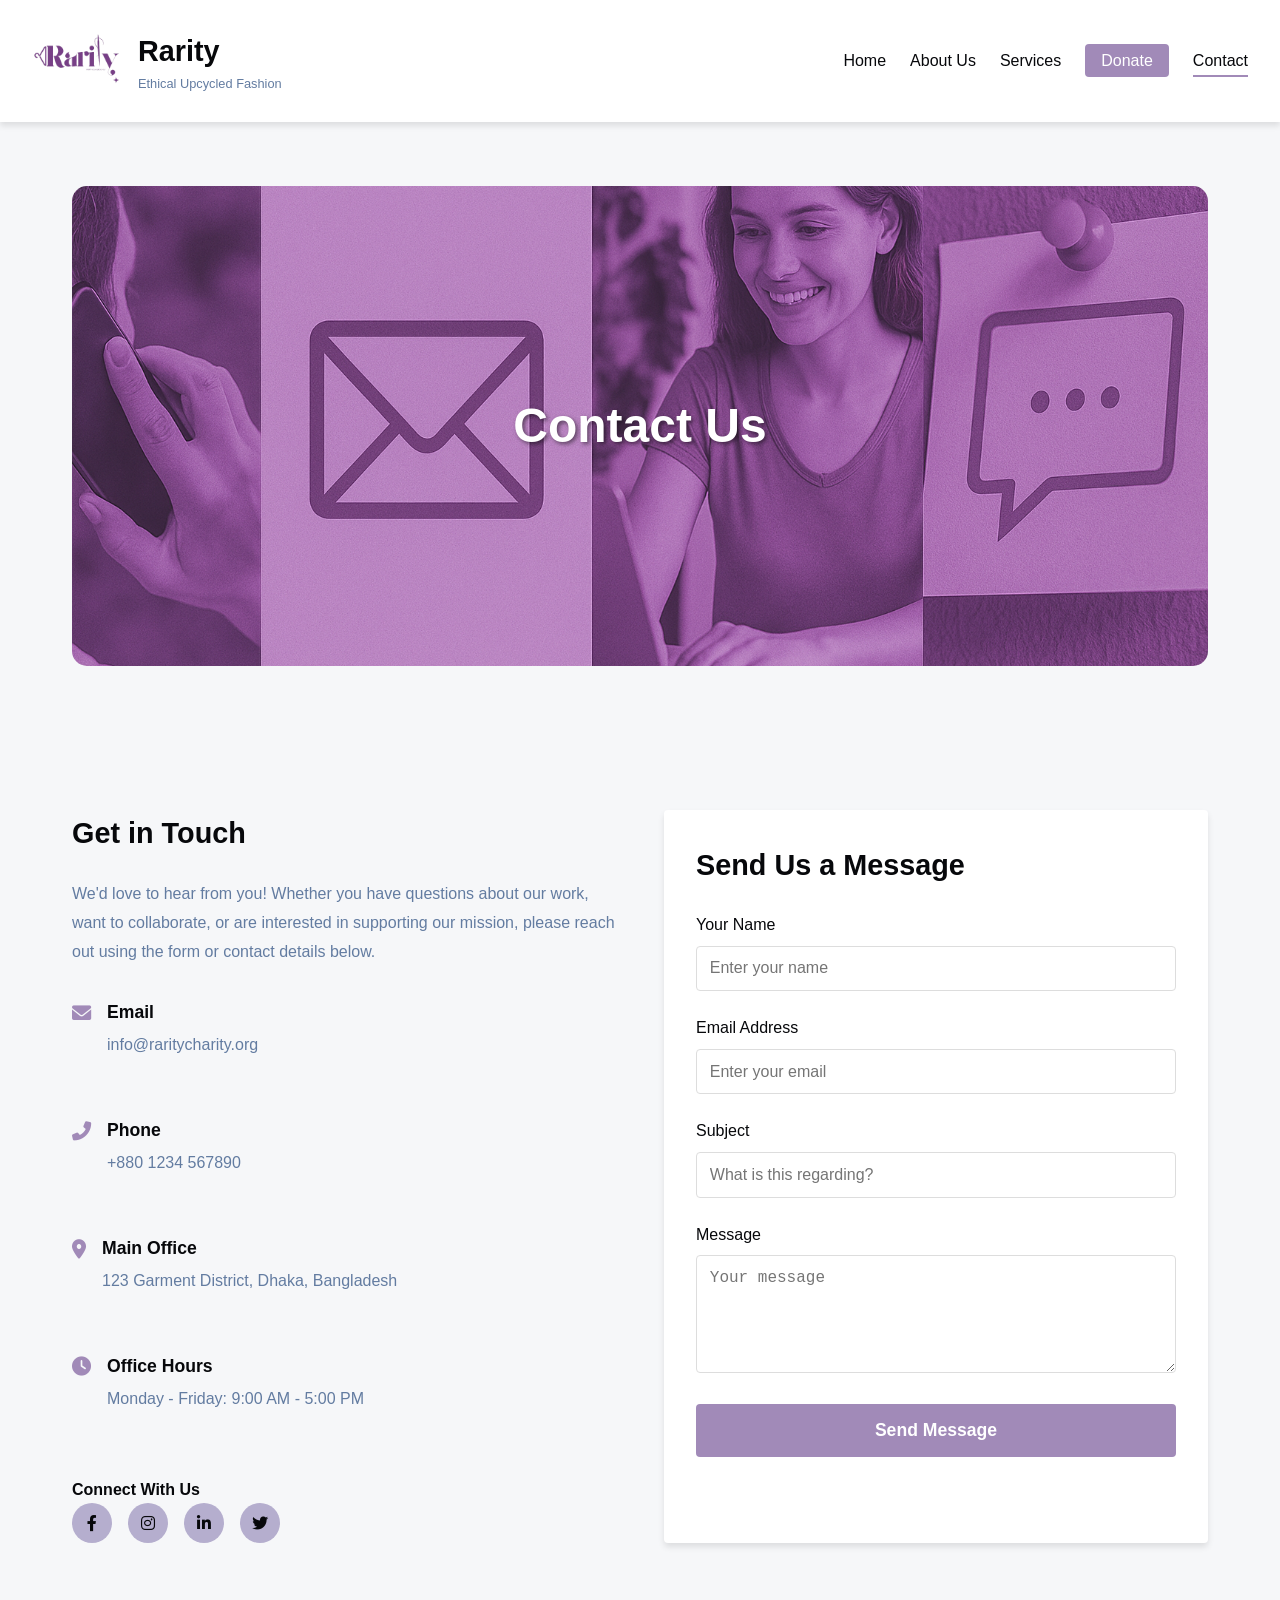
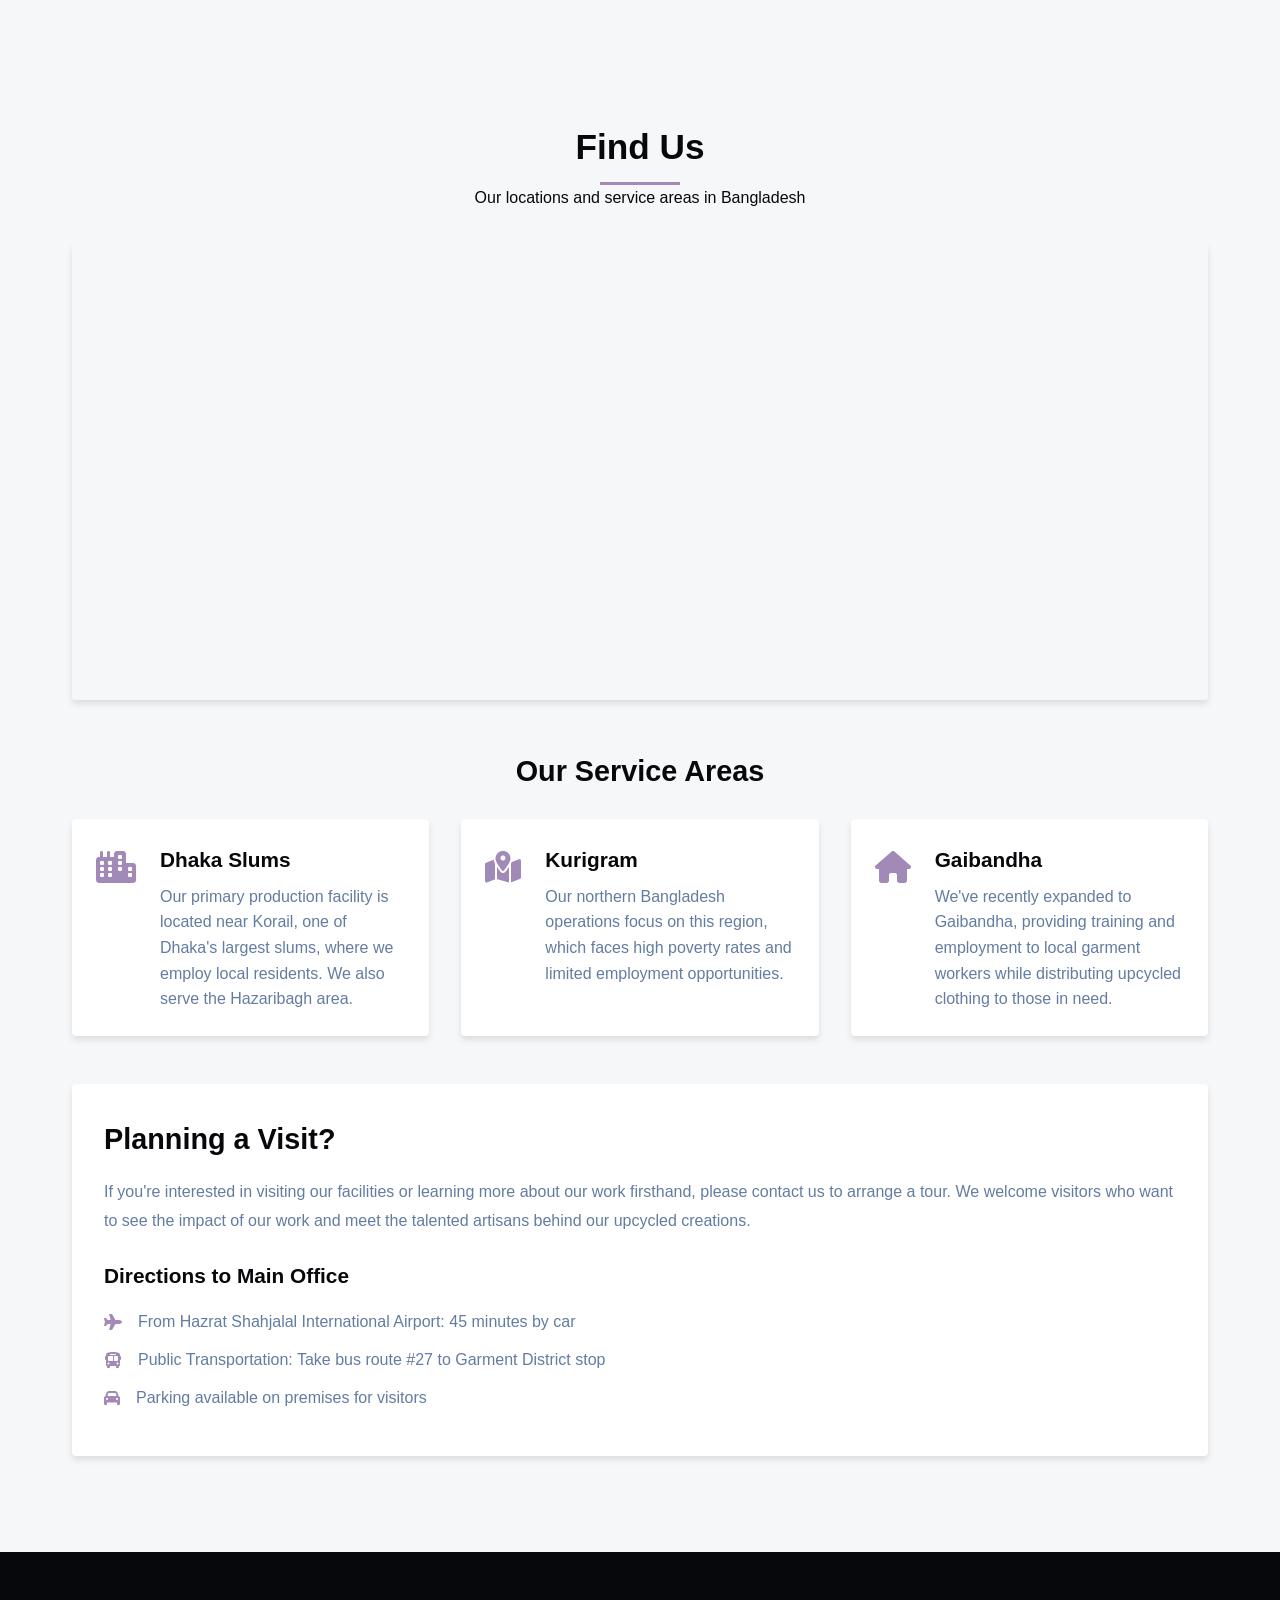
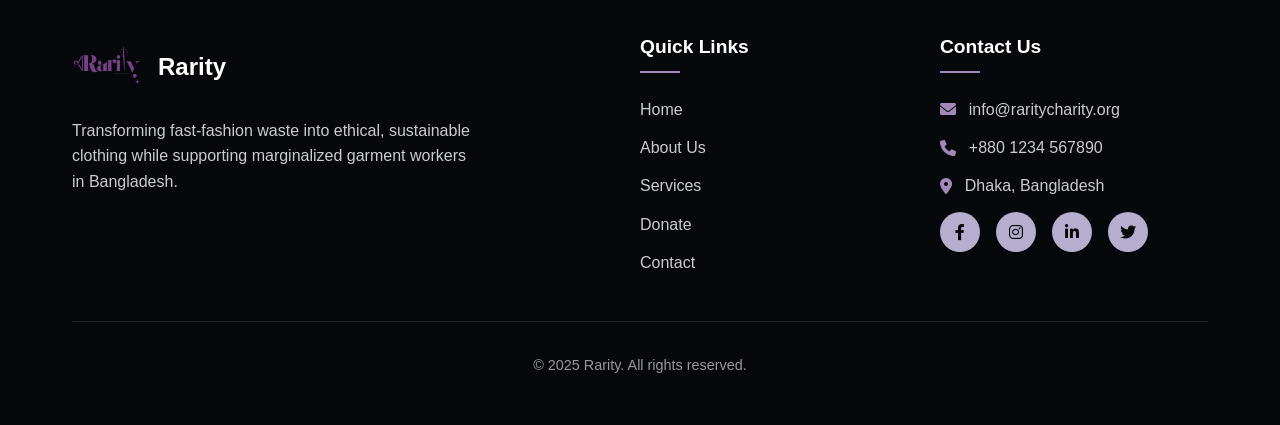
<file: contact.html>
<!DOCTYPE html>
<html lang="en">
<head>
    <meta charset="UTF-8">
    <meta name="viewport" content="width=device-width, initial-scale=1.0">
    <title>Contact Us - Rarity</title>
    <link rel="stylesheet" href="styles.css">
    <link rel="stylesheet" href="https://cdnjs.cloudflare.com/ajax/libs/font-awesome/6.0.0-beta3/css/all.min.css">
    <link href="https://fonts.googleapis.com/css2?family=Poppins:wght@300;400;500;600;700&display=swap" rel="stylesheet">
    <link rel="icon" href="images/favicon.ico" type="image/x-icon">
</head>
<body>
    <!-- Header -->
    <header>
        <!-- Header logo -->
        <div class="logo">
            <a href="index.html">
                <img src="images/logo1.png" alt="Rarity Logo">
                <div class="logo-text">
                    <h1>Rarity</h1>
                    <p>Ethical Upcycled Fashion</p>
                </div>
            </a>
        </div>
        
        <div class="menu-toggle">
            <i class="fas fa-bars"></i>
        </div>
        
        <nav>
            <ul>
                <li><a href="index.html">Home</a></li>
                <li><a href="about.html">About Us</a></li>
                <li><a href="services.html">Services</a></li>
                <li><a href="donate.html" class="donate-btn">Donate</a></li>
                <li><a href="contact.html" class="active">Contact</a></li>
            </ul>
        </nav>
    </header>

    <!-- Page Banner -->
    <section class="container">
        <div class="page-banner" style="background-image: url('images/contactus.png'); height:30rem; border-radius: 15px;">
            <h1>Contact Us</h1>
        </div>
    </section>

    <!-- Contact Section -->
    <section class="container">
        <div class="contact-container">
            <div class="contact-info">
                <h3>Get in Touch</h3>
                <p>We'd love to hear from you! Whether you have questions about our work, want to collaborate, or are interested in supporting our mission, please reach out using the form or contact details below.</p>
                
                <div class="contact-details">
                    <div class="contact-item">
                        <i class="fas fa-envelope"></i>
                        <div class="contact-item-content">
                            <h4>Email</h4>
                            <p><a href="mailto:info@raritycharity.org">info@raritycharity.org</a></p>
                        </div>
                    </div>
                    <div class="contact-item">
                        <i class="fas fa-phone-alt"></i>
                        <div class="contact-item-content">
                            <h4>Phone</h4>
                            <p><a href="tel:+8801234567890">+880 1234 567890</a></p>
                        </div>
                    </div>
                    <div class="contact-item">
                        <i class="fas fa-map-marker-alt"></i>
                        <div class="contact-item-content">
                            <h4>Main Office</h4>
                            <p>123 Garment District, Dhaka, Bangladesh</p>
                        </div>
                    </div>
                    <div class="contact-item">
                        <i class="fas fa-clock"></i>
                        <div class="contact-item-content">
                            <h4>Office Hours</h4>
                            <p>Monday - Friday: 9:00 AM - 5:00 PM</p>
                        </div>
                    </div>
                </div>
                
                <h4>Connect With Us</h4>
                <div class="social-links">
                    <a href="#" class="social-link"><i class="fab fa-facebook-f"></i></a>
                    <a href="#" class="social-link"><i class="fab fa-instagram"></i></a>
                    <a href="#" class="social-link"><i class="fab fa-linkedin-in"></i></a>
                    <a href="#" class="social-link"><i class="fab fa-twitter"></i></a>
                </div>
            </div>
            
            <div class="contact-form-container">
                <form class="contact-form">
                    <h3>Send Us a Message</h3>
                    <div class="form-group">
                        <label for="name">Your Name</label>
                        <input type="text" id="name" class="form-control" placeholder="Enter your name" required>
                    </div>
                    <div class="form-group">
                        <label for="email">Email Address</label>
                        <input type="email" id="email" class="form-control" placeholder="Enter your email" required>
                    </div>
                    <div class="form-group">
                        <label for="subject">Subject</label>
                        <input type="text" id="subject" class="form-control" placeholder="What is this regarding?">
                    </div>
                    <div class="form-group">
                        <label for="message">Message</label>
                        <textarea id="message" class="form-control" rows="5" placeholder="Your message" required></textarea>
                    </div>
                    <button type="submit" class="submit-btn">Send Message</button>
                </form>
            </div>
        </div>
    </section>

    <!-- Location Section -->
    <section class="location-section">
        <div class="container">
            <div class="section-heading">
                <h2>Find Us</h2>
                <p>Our locations and service areas in Bangladesh</p>
            </div>
            
            <div class="map-container">
                <!-- Google Maps Embed -->
                <iframe src="https://www.google.com/maps/embed?pb=!1m18!1m12!1m3!1d233668.38703692693!2d90.27923991878397!3d23.780573258035957!2m3!1f0!2f0!3f0!3m2!1i1024!2i768!4f13.1!3m3!1m2!1s0x3755b8b087026b81%3A0x8fa563bbdd5904c2!2sDhaka%2C%20Bangladesh!5e0!3m2!1sen!2sus!4v1630000000000!5m2!1sen!2sus" 
                width="100%" height="450" style="border:0; border-radius: var(--radius);" allowfullscreen="" loading="lazy"></iframe>
            </div>
            
            <div class="service-areas">
                <h3>Our Service Areas</h3>
                <div class="areas-grid">
                    <div class="area-card">
                        <div class="area-icon">
                            <i class="fas fa-city"></i>
                        </div>
                        <div class="area-content">
                            <h4>Dhaka Slums</h4>
                            <p>Our primary production facility is located near Korail, one of Dhaka's largest slums, where we employ local residents. We also serve the Hazaribagh area.</p>
                        </div>
                    </div>
                    <div class="area-card">
                        <div class="area-icon">
                            <i class="fas fa-map-marked-alt"></i>
                        </div>
                        <div class="area-content">
                            <h4>Kurigram</h4>
                            <p>Our northern Bangladesh operations focus on this region, which faces high poverty rates and limited employment opportunities.</p>
                        </div>
                    </div>
                    <div class="area-card">
                        <div class="area-icon">
                            <i class="fas fa-home"></i>
                        </div>
                        <div class="area-content">
                            <h4>Gaibandha</h4>
                            <p>We've recently expanded to Gaibandha, providing training and employment to local garment workers while distributing upcycled clothing to those in need.</p>
                        </div>
                    </div>
                </div>
            </div>
            
            <div class="visit-info">
                <h3>Planning a Visit?</h3>
                <p>If you're interested in visiting our facilities or learning more about our work firsthand, please contact us to arrange a tour. We welcome visitors who want to see the impact of our work and meet the talented artisans behind our upcycled creations.</p>
                <div class="directions">
                    <h4>Directions to Main Office</h4>
                    <ul>
                        <li><i class="fas fa-plane"></i> From Hazrat Shahjalal International Airport: 45 minutes by car</li>
                        <li><i class="fas fa-bus"></i> Public Transportation: Take bus route #27 to Garment District stop</li>
                        <li><i class="fas fa-car"></i> Parking available on premises for visitors</li>
                    </ul>
                </div>
            </div>
        </div>
    </section>

    <!-- Footer -->
    <footer>
        <div class="container">
            <div class="footer-container">
                <div class="footer-about">
                    <div class="footer-logo">
                        <img src="images/logo1.png" alt="Rarity Logo">
                        <h3>Rarity</h3>
                    </div>
                    <p>Transforming fast-fashion waste into ethical, sustainable clothing while supporting marginalized garment workers in Bangladesh.</p>
                </div>
                <div class="footer-links-container">
                    <h4 class="footer-heading">Quick Links</h4>
                    <ul class="footer-links">
                        <li><a href="index.html">Home</a></li>
                        <li><a href="about.html">About Us</a></li>
                        <li><a href="services.html">Services</a></li>
                        <li><a href="donate.html">Donate</a></li>
                        <li><a href="contact.html">Contact</a></li>
                    </ul>
                </div>
                <div class="footer-contact">
                    <h4 class="footer-heading">Contact Us</h4>
                    <ul class="footer-links">
                        <li><i class="fas fa-envelope"></i> info@raritycharity.org</li>
                        <li><i class="fas fa-phone"></i> +880 1234 567890</li>
                        <li><i class="fas fa-map-marker-alt"></i> Dhaka, Bangladesh</li>
                    </ul>
                    <div class="social-links">
                        <a href="#" class="social-link"><i class="fab fa-facebook-f"></i></a>
                        <a href="#" class="social-link"><i class="fab fa-instagram"></i></a>
                        <a href="#" class="social-link"><i class="fab fa-linkedin-in"></i></a>
                        <a href="#" class="social-link"><i class="fab fa-twitter"></i></a>
                    </div>
                </div>
            </div>
            <div class="footer-bottom">
                <p>&copy; 2025 Rarity. All rights reserved.</p>
            </div>
        </div>
    </footer>

    <script>
        // Mobile Menu Toggle
        document.querySelector('.menu-toggle').addEventListener('click', function() {
            document.querySelector('nav ul').classList.toggle('show');
        });
        
        // Form Submission
        document.querySelector('.contact-form').addEventListener('submit', function(e) {
            e.preventDefault();
            alert('Thank you for your message! We will get back to you soon.');
            this.reset();
        });
    </script>
</body>
</html>
</file>
<file: styles.css>
/* Global Styles */
:root {
  --primary-dark: #07080B;
  --primary-light: #F6F7F9;
  --secondary-blue: #637CA1;
  --accent-lavender: #B5AECE;
  --accent-purple: #A18AB8;
  --transition: all 0.3s ease;
  --shadow: 0 4px 6px rgba(0, 0, 0, 0.1);
  --radius: 4px;
}

* {
  margin: 0;
  padding: 0;
  box-sizing: border-box;
}

body {
  font-family: 'Segoe UI', Tahoma, Geneva, Verdana, sans-serif;
  line-height: 1.6;
  color: var(--primary-dark);
  background-color: var(--primary-light);
}

.container {
  max-width: 1200px;
  margin: 0 auto;
  padding: 2rem;
}

a {
  text-decoration: none;
  color: var(--secondary-blue);
  transition: var(--transition);
}

a:hover {
  color: var(--accent-purple);
}

img {
  max-width: 100%;
  height: auto;
}

.section-heading {
  text-align: center;
  margin-bottom: 2rem;
}

.section-heading h2 {
  font-size: 2.2rem;
  color: var(--primary-dark);
  position: relative;
  display: inline-block;
  padding-bottom: 10px;
}

.section-heading h2::after {
  content: '';
  position: absolute;
  bottom: 0;
  left: 50%;
  transform: translateX(-50%);
  width: 80px;
  height: 3px;
  background-color: var(--accent-purple);
}

/* Header Styles */
header {
  background-color: white;
  box-shadow: var(--shadow);
  padding: 1rem 2rem;
  display: flex;
  justify-content: space-between;
  align-items: center;
  position: sticky;
  top: 0;
  z-index: 1000;
}

.logo {
  display: flex;
  align-items: center;
}

.logo a {
  display: flex;
  align-items: center;
  color: var(--primary-dark);
}

.logo img {
  height: 90px;
  margin-right: 1rem;
}

.logo-text h1 {
  font-size: 1.8rem;
  margin-bottom: 0;
}

.logo-text p {
  font-size: 0.8rem;
  color: var(--secondary-blue);
}

nav ul {
  display: flex;
  list-style: none;
}

nav ul li {
  margin-left: 1.5rem;
}

nav ul li a {
  color: var(--primary-dark);
  font-weight: 500;
  padding: 0.5rem 0;
  position: relative;
}

nav ul li a::after {
  content: '';
  position: absolute;
  bottom: 0;
  left: 0;
  width: 0;
  height: 2px;
  background-color: var(--accent-purple);
  transition: var(--transition);
}

nav ul li a:hover::after,
nav ul li a.active::after {
  width: 100%;
}

.donate-btn {
  background-color: var(--accent-purple);
  color: white !important;
  padding: 0.5rem 1rem !important;
  border-radius: var(--radius);
}

.donate-btn:hover {
  background-color: var(--secondary-blue);
}

.menu-toggle {
  display: none;
  font-size: 1.5rem;
  cursor: pointer;
}

/* Hero Section */
.hero {
  display: flex;
  align-items: center;
  justify-content: space-between;
  padding: 2rem;
  background-color: white;
  border-radius: var(--radius);
  box-shadow: var(--shadow);
  margin: 2rem;
}

.hero-content {
  flex: 1;
  padding-right: 2rem;
}

.hero-content h2 {
  font-size: 2.5rem;
  margin-bottom: 1rem;
  color: var(--primary-dark);
}

.hero-description {
  font-size: 1.1rem;
  margin-bottom: 2rem;
  color: var(--secondary-blue);
}

.cta-buttons {
  display: flex;
  gap: 1rem;
}

.cta-btn {
  padding: 0.8rem 1.5rem;
  border-radius: var(--radius);
  font-weight: 600;
  transition: var(--transition);
}

.cta-btn.primary {
  background-color: var(--accent-purple);
  color: white;
}

.cta-btn.secondary {
  background-color: transparent;
  color: var(--secondary-blue);
  border: 2px solid var(--secondary-blue);
}

.cta-btn.primary:hover {
  background-color: var(--secondary-blue);
}

.cta-btn.secondary:hover {
  background-color: var(--secondary-blue);
  color: white;
}

.hero-image {
  flex: 1;
  border-radius: var(--radius);
  overflow: hidden;
}

.hero-image img {
  width: 100%;
  height: 400px;
  object-fit: cover;
}

/* Mission Stats */
.mission-stats {
  display: grid;
  grid-template-columns: repeat(4, 1fr);
  gap: 1.5rem;
  padding: 2rem;
  background-color: var(--accent-lavender);
  margin: 0 2rem 2rem;
  border-radius: var(--radius);
  text-align: center;
}

.stat {
  padding: 1.5rem;
  background-color: white;
  border-radius: var(--radius);
  box-shadow: var(--shadow);
  transition: var(--transition);
}

.stat:hover {
  transform: translateY(-5px);
}

.stat h3 {
  font-size: 2.5rem;
  color: var(--accent-purple);
  margin-bottom: 0.5rem;
}

.stat p {
  color: var(--secondary-blue);
  font-weight: 500;
}

/* Mission & Vision Section */
.mission-vision-container {
  display: grid;
  grid-template-columns: 1fr 1fr;
  gap: 2rem;
}

.mission-box, .vision-box {
  padding: 2rem;
  border-radius: var(--radius);
  background-color: white;
  box-shadow: var(--shadow);
  height: 100%;
  display: flex;
  flex-direction: column;
}

.mission-box h3, .vision-box h3 {
  color: var(--accent-purple);
  font-size: 1.8rem;
  margin-bottom: 1rem;
  position: relative;
  padding-bottom: 10px;
}

.mission-box h3::after, .vision-box h3::after {
  content: '';
  position: absolute;
  bottom: 0;
  left: 0;
  width: 60px;
  height: 3px;
  background-color: var(--accent-purple);
}

.mission-box p, .vision-box p {
  color: var(--secondary-blue);
  line-height: 1.8;
}

/* About Us Section */
.team-section {
  padding: 4rem 0;
  background-color: var(--primary-light);
}

.team-grid {
  display: grid;
  grid-template-columns: repeat(auto-fit, minmax(250px, 1fr));
  gap: 2rem;
  margin-top: 3rem;
}

.team-member {
  background-color: white;
  border-radius: var(--radius);
  overflow: hidden;
  box-shadow: var(--shadow);
  transition: var(--transition);
}

.team-member:hover {
  transform: translateY(-10px);
}

.team-member-img {
  height: 300px;
  overflow: hidden;
}

.team-member-img img {
  width: 100%;
  height: 100%;
  object-fit: cover;
  transition: var(--transition);
}

.team-member:hover .team-member-img img {
  transform: scale(1.05);
}

.team-member-info {
  padding: 1.5rem;
}

.team-member-info h3 {
  font-size: 1.4rem;
  margin-bottom: 0.5rem;
  color: var(--primary-dark);
}

.team-member-info h4 {
  font-size: 1rem;
  color: var(--accent-purple);
  margin-bottom: 1rem;
}

.team-member-info p {
  color: var(--secondary-blue);
  font-size: 0.9rem;
}

.background-section {
  padding: 4rem 2rem;
  background-color: var(--accent-lavender);
  color: var(--primary-dark);
}

.background-content {
  max-width: 800px;
  margin: 0 auto;
  text-align: center;
}

.background-content h3 {
  font-size: 2rem;
  margin-bottom: 1.5rem;
  color: var(--primary-dark);
}

.background-content p {
  font-size: 1.1rem;
  line-height: 1.8;
  margin-bottom: 1.5rem;
}

/* Services Section */
.services-section {
  padding: 4rem 0;
}

.services-grid {
  display: grid;
  grid-template-columns: repeat(auto-fit, minmax(300px, 1fr));
  gap: 2rem;
}

.service-card {
  background-color: white;
  border-radius: var(--radius);
  box-shadow: var(--shadow);
  overflow: hidden;
  transition: var(--transition);
}

.service-card:hover {
  transform: translateY(-5px);
}

.service-img {
  height: 200px;
  overflow: hidden;
}

.service-img img {
  width: 100%;
  height: 100%;
  object-fit: cover;
  transition: var(--transition);
}

.service-card:hover .service-img img {
  transform: scale(1.05);
}

.service-content {
  padding: 1.5rem;
}

.service-content h3 {
  font-size: 1.5rem;
  margin-bottom: 1rem;
  color: var(--accent-purple);
}

.service-content p {
  color: var(--secondary-blue);
  margin-bottom: 1rem;
}

/* Donation Section */
.donation-section {
  padding: 4rem 0;
  background-color: var(--primary-light);
}

.donation-container {
  display: grid;
  grid-template-columns: 1fr 1fr;
  gap: 3rem;
  align-items: center;
}

.donation-info h3 {
  font-size: 2rem;
  margin-bottom: 1.5rem;
  color: var(--primary-dark);
}

.donation-info p {
  color: var(--secondary-blue);
  margin-bottom: 1.5rem;
  line-height: 1.8;
}

.impact-list {
  margin: 2rem 0;
}

.impact-item {
  display: flex;
  align-items: center;
  margin-bottom: 1rem;
}

.impact-item i {
  color: var(--accent-purple);
  margin-right: 1rem;
  font-size: 1.2rem;
}

.donation-form {
  background-color: white;
  padding: 2rem;
  border-radius: var(--radius);
  box-shadow: var(--shadow);
}

.form-group {
  margin-bottom: 1.5rem;
}

.form-group label {
  display: block;
  margin-bottom: 0.5rem;
  color: var(--primary-dark);
  font-weight: 500;
}

.form-control {
  width: 100%;
  padding: 0.8rem;
  border: 1px solid #ddd;
  border-radius: var(--radius);
  font-size: 1rem;
}

.donation-amount {
  display: flex;
  gap: 1rem;
  margin-bottom: 1.5rem;
}

.amount-btn {
  flex: 1;
  padding: 0.8rem;
  border: 2px solid var(--secondary-blue);
  background-color: transparent;
  color: var(--secondary-blue);
  border-radius: var(--radius);
  font-weight: 600;
  cursor: pointer;
  transition: var(--transition);
}

.amount-btn:hover, .amount-btn.active {
  background-color: var(--accent-purple);
  border-color: var(--accent-purple);
  color: white;
}

.submit-btn {
  width: 100%;
  padding: 1rem;
  background-color: var(--accent-purple);
  color: white;
  border: none;
  border-radius: var(--radius);
  font-size: 1.1rem;
  font-weight: 600;
  cursor: pointer;
  transition: var(--transition);
}

.submit-btn:hover {
  background-color: var(--secondary-blue);
}

/* Contact Section */
.contact-section {
  padding: 4rem 0;
}

/* Contact Page Styles */
.contact-container {
  display: grid;
  grid-template-columns: 1fr 1fr;
  gap: 3rem;
  margin: 3rem 0;
}

.contact-info h3, .contact-form h3 {
  font-size: 1.8rem;
  color: var(--primary-dark);
  margin-bottom: 1.5rem;
}

.contact-info p {
  color: var(--secondary-blue);
  margin-bottom: 2rem;
  line-height: 1.8;
}

.contact-details {
  margin-bottom: 2rem;
}

.contact-item {
  display: flex;
  align-items: flex-start;
  margin-bottom: 1.5rem;
}

.contact-item i {
  color: var(--accent-purple);
  font-size: 1.2rem;
  margin-right: 1rem;
  margin-top: 0.3rem;
}

.contact-item-content h4 {
  font-size: 1.1rem;
  margin-bottom: 0.3rem;
  color: var(--primary-dark);
}

.contact-item-content p, .contact-item-content a {
  color: var(--secondary-blue);
  transition: var(--transition);
}

.contact-item-content a:hover {
  color: var(--accent-purple);
}

.social-links {
  display: flex;
  gap: 1rem;
}

.social-link {
  display: flex;
  align-items: center;
  justify-content: center;
  width: 40px;
  height: 40px;
  background-color: var(--accent-lavender);
  color: var(--primary-dark);
  border-radius: 50%;
  transition: var(--transition);
}

.social-link:hover {
  background-color: var(--accent-purple);
  color: white;
}

.contact-form-container {
  background-color: white;
  border-radius: var(--radius);
  box-shadow: var(--shadow);
  padding: 2rem;
}

.form-group {
  margin-bottom: 1.5rem;
}

.form-group label {
  display: block;
  margin-bottom: 0.5rem;
  color: var(--primary-dark);
  font-weight: 500;
}

.form-control {
  width: 100%;
  padding: 0.8rem;
  border: 1px solid #ddd;
  border-radius: var(--radius);
  font-size: 1rem;
  transition: var(--transition);
}

.form-control:focus {
  border-color: var(--accent-purple);
  outline: none;
  box-shadow: 0 0 0 3px rgba(161, 138, 184, 0.2);
}

.submit-btn {
  width: 100%;
  padding: 1rem;
  background-color: var(--accent-purple);
  color: white;
  border: none;
  border-radius: var(--radius);
  font-size: 1.1rem;
  font-weight: 600;
  cursor: pointer;
  transition: var(--transition);
}

.submit-btn:hover {
  background-color: var(--secondary-blue);
}

/* Location Section Styles */
.location-section {
  padding: 4rem 0;
  background-color: var(--primary-light);
}

.map-container {
  margin-bottom: 3rem;
  box-shadow: var(--shadow);
  border-radius: var(--radius);
  overflow: hidden;
}

.service-areas {
  margin-bottom: 3rem;
}

.service-areas h3 {
  font-size: 1.8rem;
  color: var(--primary-dark);
  margin-bottom: 1.5rem;
  text-align: center;
}

.areas-grid {
  display: grid;
  grid-template-columns: repeat(auto-fit, minmax(300px, 1fr));
  gap: 2rem;
}

.area-card {
  display: flex;
  background-color: white;
  padding: 1.5rem;
  border-radius: var(--radius);
  box-shadow: var(--shadow);
  transition: var(--transition);
}

.area-card:hover {
  transform: translateY(-5px);
}

.area-icon {
  color: var(--accent-purple);
  font-size: 2rem;
  margin-right: 1.5rem;
}

.area-content h4 {
  font-size: 1.3rem;
  color: var(--primary-dark);
  margin-bottom: 0.5rem;
}

.area-content p {
  color: var(--secondary-blue);
  line-height: 1.6;
}

.visit-info {
  background-color: white;
  padding: 2rem;
  border-radius: var(--radius);
  box-shadow: var(--shadow);
}

.visit-info h3 {
  font-size: 1.8rem;
  color: var(--primary-dark);
  margin-bottom: 1rem;
}

.visit-info p {
  color: var(--secondary-blue);
  margin-bottom: 1.5rem;
  line-height: 1.8;
}

.directions h4 {
  font-size: 1.3rem;
  color: var(--primary-dark);
  margin-bottom: 1rem;
}

.directions ul {
  list-style: none;
}

.directions li {
  display: flex;
  align-items: center;
  margin-bottom: 0.8rem;
  color: var(--secondary-blue);
}

.directions li i {
  color: var(--accent-purple);
  margin-right: 1rem;
}

/* Page Banner */
.page-banner {
  height: 300px;
  background-size: cover;
  background-position: center;
  display: flex;
  align-items: center;
  justify-content: center;
  border-radius: var(--radius);
  margin: 2rem 0;
  position: relative;
}

.page-banner::before {
  content: '';
  position: absolute;
  top: 0;
  left: 0;
  width: 100%;
  height: 100%;
  
  border-radius: var(--radius);
}

.page-banner h1 {
  color: white;
  font-size: 3rem;
  text-shadow: 2px 2px 4px rgba(0, 0, 0, 0.5);
  position: relative;
  z-index: 1;
}

/* Responsive Styles for Contact Page */
@media (max-width: 992px) {
  .contact-container {
    grid-template-columns: 1fr;
  }
  
  .contact-info {
    margin-bottom: 2rem;
  }
  
  .areas-grid {
    grid-template-columns: 1fr;
  }
}

@media (max-width: 768px) {
  .area-card {
    flex-direction: column;
  }
  
  .area-icon {
    margin-right: 0;
    margin-bottom: 1rem;
    text-align: center;
  }
}

@media (max-width: 576px) {
  .mission-stats {
    grid-template-columns: 1fr;
  }
  
  .cta-buttons {
    flex-direction: column;
  }
  
  .section-heading h2 {
    font-size: 1.8rem;
  }
  
  .hero-content h2 {
    font-size: 2rem;
  }
}

/* After the Donor Section styles around line 860 */

/* Supporters Section */
.supporters-section {
    padding: 4rem 0;
    background-color: var(--primary-light);
  }
  
  .supporters-grid {
    display: grid;
    grid-template-columns: repeat(auto-fit, minmax(220px, 1fr));
    gap: 2rem;
    margin-top: 3rem;
  }
  
  .supporter-card {
    background-color: white;
    border-radius: var(--radius);
    box-shadow: var(--shadow);
    padding: 2rem;
    text-align: center;
    transition: var(--transition);
  }
  
  .supporter-card:hover {
    transform: translateY(-5px);
    box-shadow: 0 10px 20px rgba(0, 0, 0, 0.1);
  }
  
  .supporter-logo {
    width: 120px;
    height: 120px;
    margin: 0 auto 1.5rem;
    display: flex;
    align-items: center;
    justify-content: center;
    border-radius: 50%;
    background-color: var(--primary-light);
    padding: 1rem;
  }
  
  .supporter-logo img {
    max-width: 100%;
    max-height: 100%;
    object-fit: contain;
  }
  
  .supporter-card h3 {
    font-size: 1.3rem;
    color: var(--primary-dark);
    margin-bottom: 0.5rem;
  }
  
  .supporter-card p {
    color: var(--accent-purple);
    font-weight: 500;
  }
  
  /* Responsive adjustments for supporters section */
  @media (max-width: 768px) {
    .supporters-grid {
      grid-template-columns: repeat(2, 1fr);
    }
  }
  
  @media (max-width: 576px) {
    .supporters-grid {
      grid-template-columns: 1fr;
    }
  }

/* Donation Page Styles */

/* Footer Styles */
footer {
  background-color: var(--primary-dark);
  color: white;
  padding: 3rem 0 1rem;
}

.footer-container {
  display: grid;
  grid-template-columns: 2fr 1fr 1fr;
  gap: 2rem;
  margin-bottom: 2rem;
}

.footer-about {
  max-width: 400px;
}

.footer-logo {
  display: flex;
  align-items: center;
  margin-bottom: 1rem;
}

.footer-logo img {
  height: 70px;
  margin-right: 1rem;
}

.footer-logo h3 {
  font-size: 1.5rem;
  color: white;
}

.footer-about p {
  color: #ccc;
  line-height: 1.6;
}

.footer-heading {
  font-size: 1.2rem;
  color: white;
  margin-bottom: 1.5rem;
  position: relative;
  padding-bottom: 10px;
}

.footer-heading::after {
  content: '';
  position: absolute;
  bottom: 0;
  left: 0;
  width: 40px;
  height: 2px;
  background-color: var(--accent-purple);
}

.footer-links {
  list-style: none;
}

.footer-links li {
  margin-bottom: 0.8rem;
}

.footer-links a, .footer-links li {
  color: #ccc;
  transition: var(--transition);
  display: flex;
  align-items: center;
}

.footer-links a:hover {
  color: var(--accent-purple);
}

.footer-links i {
  margin-right: 0.8rem;
  color: var(--accent-purple);
}

.footer-bottom {
  text-align: center;
  padding-top: 2rem;
  border-top: 1px solid rgba(255, 255, 255, 0.1);
}

.footer-bottom p {
  color: #999;
  font-size: 0.9rem;
}

/* Home Page Slider */
.slider-container {
  position: relative;
  height: 500px;
  overflow: hidden;
  border-radius: var(--radius);
  margin: 2rem 0;
}

.slide {
  position: absolute;
  top: 0;
  left: 0;
  width: 100%;
  height: 100%;
  opacity: 0;
  transition: opacity 1s ease;
  background-size: cover;
  background-position: center;
  display: flex;
  align-items: center;
  justify-content: center;
}

.slide.active {
  opacity: 1;
}

.slide::before {
  content: '';
  position: absolute;
  top: 0;
  left: 0;
  width: 100%;
  height: 100%;
  background: rgba(7, 8, 11, 0.5);
}

.slide-content {
  position: relative;
  z-index: 1;
  text-align: center;
  color: white;
  max-width: 800px;
  padding: 0 2rem;
}

.slide-content h2 {
  font-size: 3rem;
  margin-bottom: 1rem;
}

.slide-content p {
  font-size: 1.2rem;
  margin-bottom: 2rem;
}

.slider-nav {
  position: absolute;
  bottom: 20px;
  left: 50%;
  transform: translateX(-50%);
  display: flex;
  gap: 10px;
  z-index: 2;
}

.slider-dot {
  width: 12px;
  height: 12px;
  border-radius: 50%;
  background-color: rgba(255, 255, 255, 0.5);
  cursor: pointer;
  transition: var(--transition);
}

.slider-dot.active {
  background-color: white;
}

/* Service Detail Styles */
.service-detail {
  display: grid;
  grid-template-columns: 1fr 1fr;
  gap: 3rem;
  margin-bottom: 4rem;
  align-items: center;
}

.service-detail.reverse {
  grid-template-columns: 1fr 1fr;
  direction: rtl;
}

.service-detail.reverse .service-text {
  direction: ltr;
}

.service-image {
  border-radius: var(--radius);
  overflow: hidden;
  box-shadow: var(--shadow);
}

.service-image img {
  width: 100%;
  height: 100%;
  object-fit: cover;
  transition: var(--transition);
}

.service-detail:hover .service-image img {
  transform: scale(1.05);
}

.service-text h3 {
  font-size: 1.8rem;
  color: var(--accent-purple);
  margin-bottom: 1rem;
}

.service-text p {
  color: var(--secondary-blue);
  margin-bottom: 1.5rem;
  line-height: 1.8;
}

.service-list {
  list-style: none;
  margin-bottom: 1.5rem;
}

.service-list li {
  display: flex;
  align-items: flex-start;
  margin-bottom: 0.8rem;
  color: var(--secondary-blue);
}

.service-list li i {
  color: var(--accent-purple);
  margin-right: 1rem;
  margin-top: 0.3rem;
}

/* Impact Stats Section */
.impact-stats-section {
  padding: 4rem 0;
  background-color: var(--accent-lavender);
}

.section-heading.light h2, .section-heading.light p {
  color: var(--primary-dark);
}

.impact-stats-grid {
  display: grid;
  grid-template-columns: repeat(4, 1fr);
  gap: 2rem;
  margin-top: 2rem;
}

.impact-stat {
  background-color: white;
  padding: 2rem;
  border-radius: var(--radius);
  box-shadow: var(--shadow);
  text-align: center;
  transition: var(--transition);
}

.impact-stat:hover {
  transform: translateY(-5px);
}

.impact-stat i {
  font-size: 2.5rem;
  color: var(--accent-purple);
  margin-bottom: 1rem;
}

.impact-stat h3 {
  font-size: 2.5rem;
  color: var(--primary-dark);
  margin-bottom: 0.5rem;
}

.impact-stat p {
  color: var(--secondary-blue);
  font-weight: 500;
}

/* Testimonials */
.testimonials-slider {
  position: relative;
  margin: 3rem 0;
}

.testimonial {
  background-color: white;
  padding: 2rem;
  border-radius: var(--radius);
  box-shadow: var(--shadow);
  margin-bottom: 1rem;
}

.testimonial-content {
  font-style: italic;
  color: var(--secondary-blue);
  margin-bottom: 1.5rem;
  position: relative;
}

.testimonial-content::before {
  content: '"';
  font-size: 4rem;
  color: var(--accent-lavender);
  position: absolute;
  top: -20px;
  left: -10px;
  opacity: 0.5;
}

.testimonial-author {
  display: flex;
  align-items: center;
}

.testimonial-author img {
  width: 60px;
  height: 60px;
  border-radius: 50%;
  object-fit: cover;
  margin-right: 1rem;
}

.testimonial-author h4 {
  font-size: 1.1rem;
  color: var(--primary-dark);
  margin-bottom: 0.2rem;
}

.testimonial-author p {
  color: var(--secondary-blue);
  font-size: 0.9rem;
}

.testimonial-nav {
  display: flex;
  justify-content: center;
  gap: 1rem;
}

.prev-btn, .next-btn {
  background-color: var(--accent-purple);
  color: white;
  width: 40px;
  height: 40px;
  border-radius: 50%;
  display: flex;
  align-items: center;
  justify-content: center;
  border: none;
  cursor: pointer;
  transition: var(--transition);
}

.prev-btn:hover, .next-btn:hover {
  background-color: var(--secondary-blue);
}

/* CTA Container */
.cta-container {
  background-color: white;
  padding: 3rem;
  border-radius: var(--radius);
  box-shadow: var(--shadow);
  text-align: center;
  margin: 4rem 0;
}

.cta-container h3 {
  font-size: 2rem;
  color: var(--primary-dark);
  margin-bottom: 1rem;
}

.cta-container p {
  color: var(--secondary-blue);
  margin-bottom: 2rem;
  max-width: 700px;
  margin-left: auto;
  margin-right: auto;
}

/* Gallery Section */
.gallery-section {
  padding: 4rem 0;
  background-color: var(--primary-light);
}

.gallery-grid {
  display: grid;
  grid-template-columns: repeat(auto-fit, minmax(250px, 1fr));
  gap: 1.5rem;
  margin-top: 2rem;
}

.gallery-item {
  border-radius: var(--radius);
  overflow: hidden;
  box-shadow: var(--shadow);
  height: 250px;
  transition: var(--transition);
}

.gallery-item:hover {
  transform: translateY(-5px);
}

.gallery-item img {
  width: 100%;
  height: 100%;
  object-fit: cover;
  transition: var(--transition);
}

.gallery-item:hover img {
  transform: scale(1.05);
}

/* Donor Section */
.donor-section {
  padding: 4rem 0;
  background-color: white;
}

.donor-logos {
  display: flex;
  flex-wrap: wrap;
  justify-content: center;
  align-items: center;
  gap: 3rem;
  margin-top: 2rem;
}

.donor-logo {
  max-width: 150px;
  filter: grayscale(100%);
  opacity: 0.7;
  transition: var(--transition);
}

.donor-logo:hover {
  filter: grayscale(0);
  opacity: 1;
}

/* Donation Form Specific Styles */
.donation-form-container {
  background-color: white;
  border-radius: var(--radius);
  box-shadow: var(--shadow);
  padding: 2rem;
}

.payment-methods {
  display: flex;
  gap: 1rem;
  margin-top: 0.5rem;
}

.payment-method {
  display: flex;
  align-items: center;
  cursor: pointer;
}

.payment-method input {
  margin-right: 0.5rem;
}

.form-row {
  display: flex;
  gap: 1rem;
}

.form-group.half {
  flex: 1;
}

.checkbox-container {
  display: flex;
  align-items: center;
  cursor: pointer;
}

.checkbox-container input {
  margin-right: 0.5rem;
}

.secure-payment {
  text-align: center;
  margin-top: 1rem;
  color: var(--secondary-blue);
  font-size: 0.9rem;
}

.secure-payment i {
  color: var(--accent-purple);
  margin-right: 0.5rem;
}

/* Responsive Styles */
@media (max-width: 992px) {
  .footer-container {
    grid-template-columns: 1fr 1fr;
  }
  
  .footer-about {
    grid-column: span 2;
    max-width: 100%;
  }
  
  .service-detail, .service-detail.reverse {
    grid-template-columns: 1fr;
    direction: ltr;
  }
  
  .impact-stats-grid {
    grid-template-columns: repeat(2, 1fr);
  }
  
  .donation-container {
    grid-template-columns: 1fr;
  }
}

@media (max-width: 768px) {
  .menu-toggle {
    display: block;
  }
  
  nav ul {
    display: none;
    position: absolute;
    top: 100%;
    left: 0;
    width: 100%;
    background-color: white;
    flex-direction: column;
    padding: 1rem;
    box-shadow: var(--shadow);
  }
  
  nav ul.show {
    display: flex;
  }
  
  nav ul li {
    margin: 0.5rem 0;
  }
  
  .hero {
    flex-direction: column;
  }
  
  .hero-content {
    padding-right: 0;
    margin-bottom: 2rem;
  }
  
  .mission-vision-container {
    grid-template-columns: 1fr;
  }
  
  .impact-stats-grid {
    grid-template-columns: 1fr;
  }
}

@media (max-width: 576px) {
  .footer-container {
    grid-template-columns: 1fr;
  }
  
  .footer-about {
    grid-column: span 1;
  }
  
  .slide-content h2 {
    font-size: 2rem;
  }
  
  .slide-content p {
    font-size: 1rem;
  }
}
</file>
